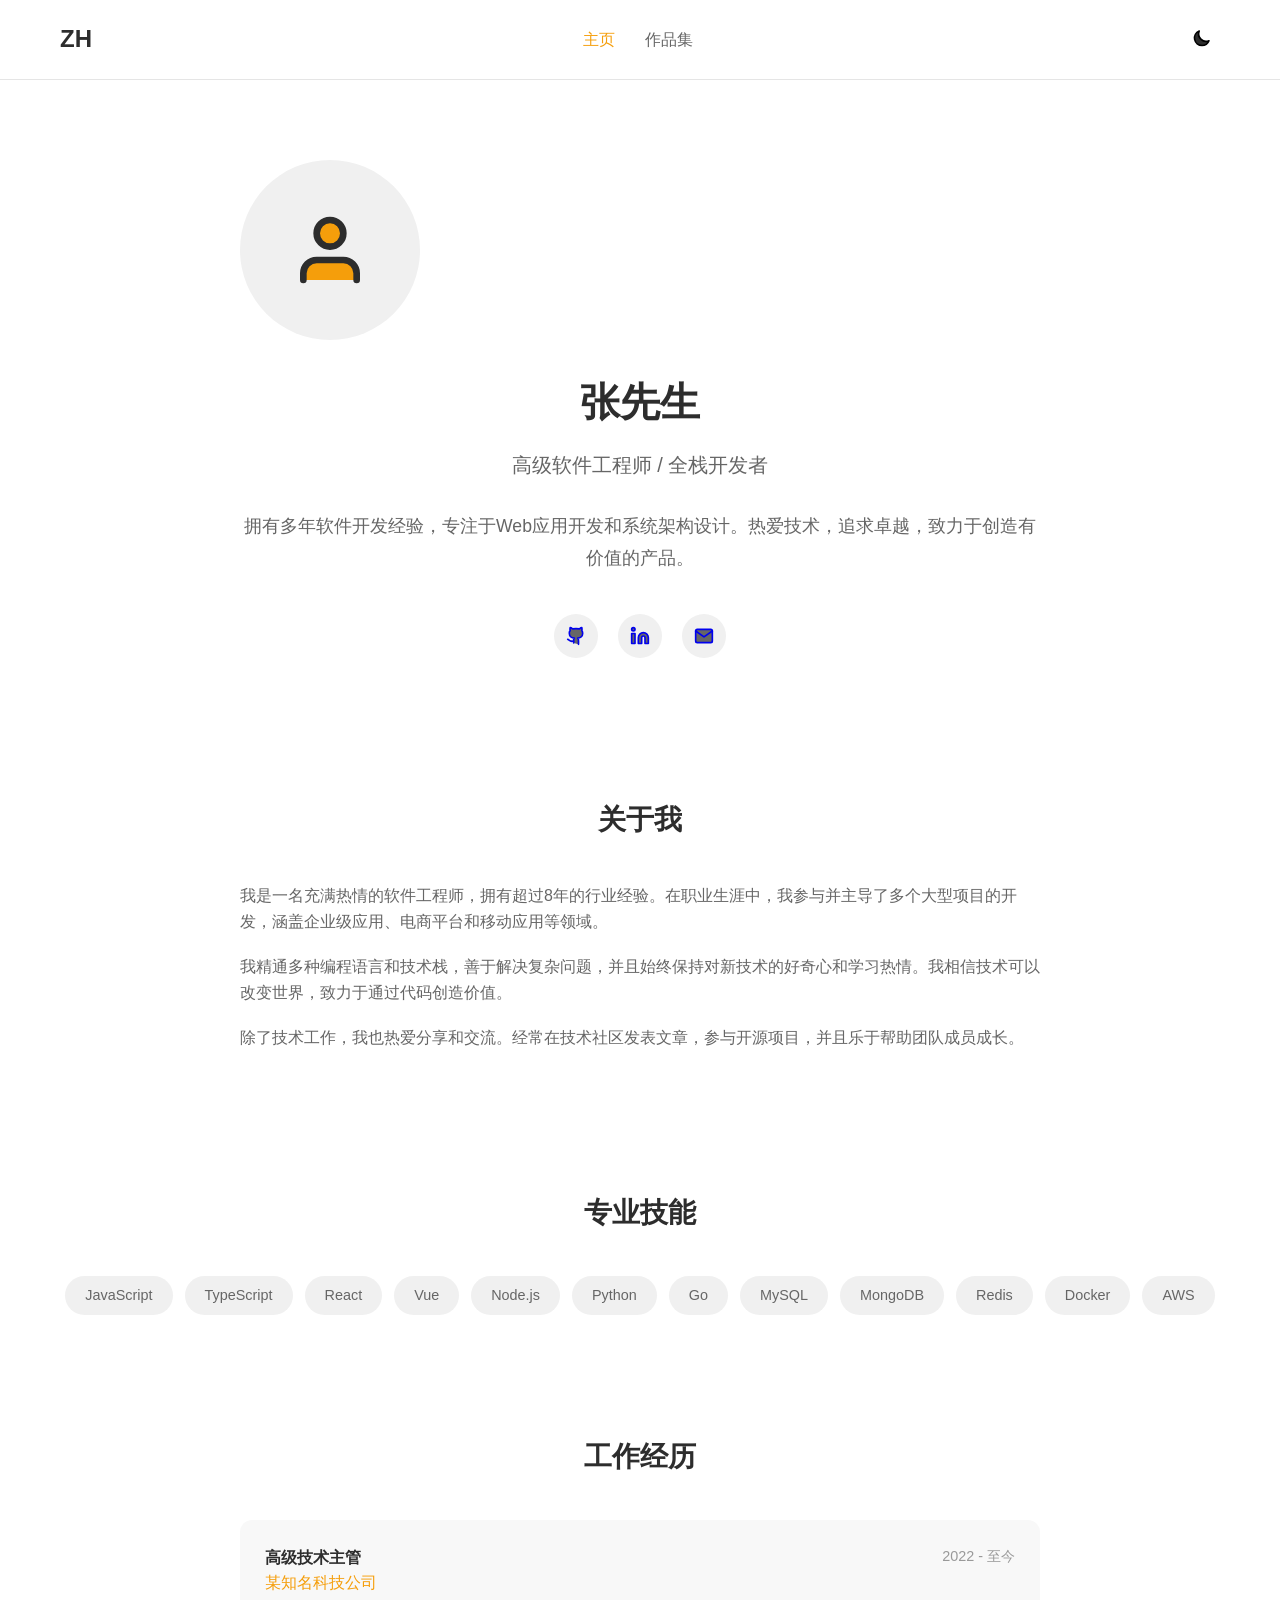
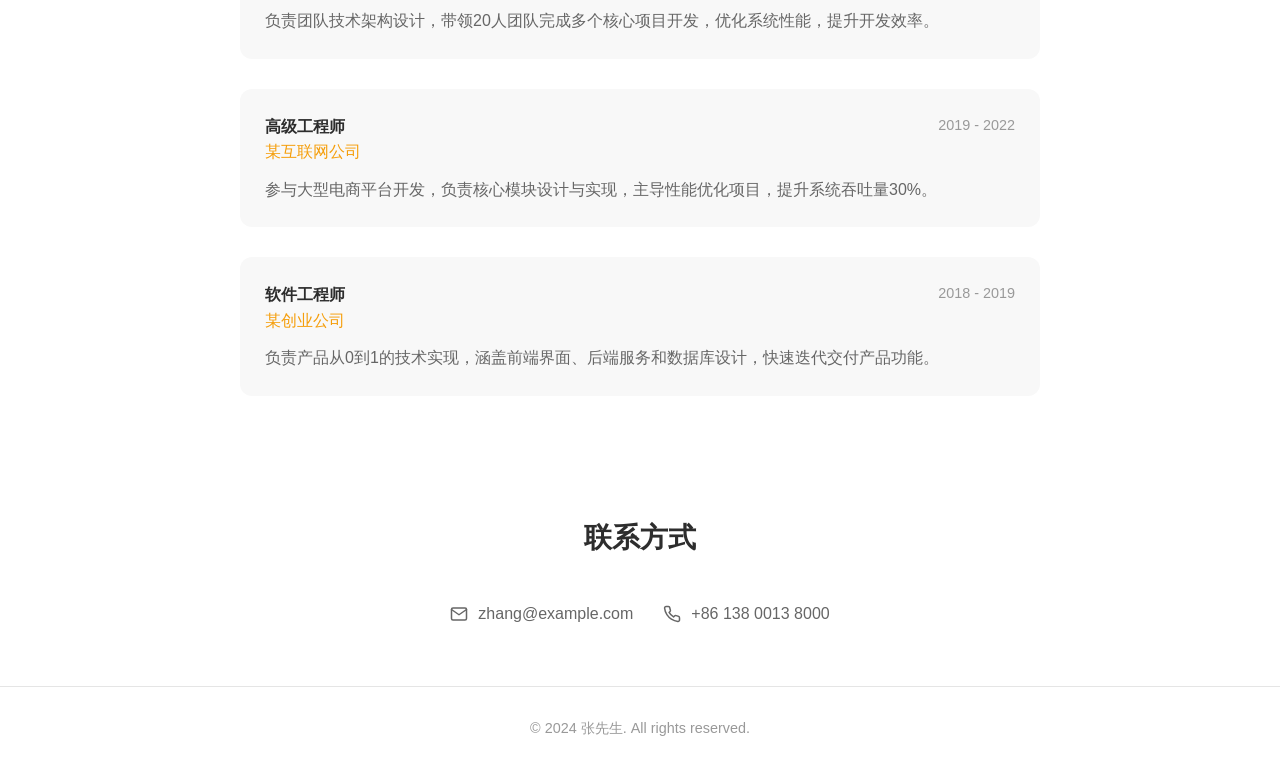
<file: index.html>
<!DOCTYPE html>
<html lang="zh-CN">
<head>
  <meta charset="UTF-8">
  <meta name="viewport" content="width=device-width, initial-scale=1.0">
  <title>个人主页</title>
  <link rel="stylesheet" href="assets/css/style.css">
</head>
<body>
  <header>
    <div class="container">
      <nav>
        <a href="index.html" class="logo">ZH</a>
        <ul class="nav-links">
          <li><a href="index.html" class="active">主页</a></li>
          <li><a href="portfolio.html">作品集</a></li>
        </ul>
        <button class="theme-toggle" aria-label="切换主题">
          <svg xmlns="http://www.w3.org/2000/svg" viewBox="0 0 24 24" fill="none" stroke="currentColor" stroke-width="2" stroke-linecap="round" stroke-linejoin="round">
            <path d="M20.354 15.354A9 9 0 018.646 3.646 9.003 9.003 0 0012 21a9.003 9.003 0 008.354-5.646z"/>
          </svg>
        </button>
      </nav>
    </div>
  </header>

  <main>
    <section class="hero">
      <div class="container">
        <div class="hero-content">
          <div class="avatar">
            <svg xmlns="http://www.w3.org/2000/svg" viewBox="0 0 24 24" fill="none" stroke="currentColor" stroke-width="2" stroke-linecap="round" stroke-linejoin="round">
              <path d="M20 21v-2a4 4 0 0 0-4-4H8a4 4 0 0 0-4 4v2"/>
              <circle cx="12" cy="7" r="4"/>
            </svg>
          </div>
          <h1>张先生</h1>
          <p class="hero-title">高级软件工程师 / 全栈开发者</p>
          <p class="hero-description">
            拥有多年软件开发经验，专注于Web应用开发和系统架构设计。热爱技术，追求卓越，致力于创造有价值的产品。
          </p>
          <div class="social-links">
            <a href="#" aria-label="GitHub">
              <svg xmlns="http://www.w3.org/2000/svg" viewBox="0 0 24 24" fill="none" stroke="currentColor" stroke-width="2" stroke-linecap="round" stroke-linejoin="round">
                <path d="M15 22v-4a4.8 4.8 0 0 0-1-3.5c3 0 6-2 6-5.5.08-1.25-.27-2.48-1-3.5.28-1.15.28-2.35 0-3.5 0 0-1 0-3 1.5-2.64-.5-5.36-.5-8 0C6 2 5 2 5 2c-.3 1.15-.3 2.35 0 3.5-1 1.02-1.28 2.25-1 3.5 0 3.5 3 5.5 6 5.5-.39.49-.65 1.09-.8 1.79v4"/>
                <path d="M9 18c-4.51 2-5-2-7-2"/>
              </svg>
            </a>
            <a href="#" aria-label="LinkedIn">
              <svg xmlns="http://www.w3.org/2000/svg" viewBox="0 0 24 24" fill="none" stroke="currentColor" stroke-width="2" stroke-linecap="round" stroke-linejoin="round">
                <path d="M16 8a6 6 0 0 1 6 6v7h-4v-7a2 2 0 0 0-2-2 2 2 0 0 0-2 2v7h-4v-7a6 6 0 0 1 6-6z"/>
                <rect x="2" y="9" width="4" height="12"/>
                <circle cx="4" cy="4" r="2"/>
              </svg>
            </a>
            <a href="#" aria-label="Email">
              <svg xmlns="http://www.w3.org/2000/svg" viewBox="0 0 24 24" fill="none" stroke="currentColor" stroke-width="2" stroke-linecap="round" stroke-linejoin="round">
                <path d="M4 4h16c1.1 0 2 .9 2 2v12c0 1.1-.9 2-2 2H4c-1.1 0-2-.9-2-2V6c0-1.1.9-2 2-2z"/>
                <polyline points="22,6 12,13 2,6"/>
              </svg>
            </a>
          </div>
        </div>
      </div>
    </section>

    <section class="section about-section">
      <div class="container">
        <h2 class="section-title">关于我</h2>
        <div class="about-content">
          <p>
            我是一名充满热情的软件工程师，拥有超过8年的行业经验。在职业生涯中，我参与并主导了多个大型项目的开发，涵盖企业级应用、电商平台和移动应用等领域。
          </p>
          <p>
            我精通多种编程语言和技术栈，善于解决复杂问题，并且始终保持对新技术的好奇心和学习热情。我相信技术可以改变世界，致力于通过代码创造价值。
          </p>
          <p>
            除了技术工作，我也热爱分享和交流。经常在技术社区发表文章，参与开源项目，并且乐于帮助团队成员成长。
          </p>
        </div>
      </div>
    </section>

    <section class="section skills-section">
      <div class="container">
        <h2 class="section-title">专业技能</h2>
        <div class="skills">
          <span class="skill-tag">JavaScript</span>
          <span class="skill-tag">TypeScript</span>
          <span class="skill-tag">React</span>
          <span class="skill-tag">Vue</span>
          <span class="skill-tag">Node.js</span>
          <span class="skill-tag">Python</span>
          <span class="skill-tag">Go</span>
          <span class="skill-tag">MySQL</span>
          <span class="skill-tag">MongoDB</span>
          <span class="skill-tag">Redis</span>
          <span class="skill-tag">Docker</span>
          <span class="skill-tag">AWS</span>
        </div>
      </div>
    </section>

    <section class="section experience-section">
      <div class="container">
        <h2 class="section-title">工作经历</h2>
        <div class="experience-item">
          <div class="experience-header">
            <div>
              <div class="experience-title">高级技术主管</div>
              <div class="experience-company">某知名科技公司</div>
            </div>
            <div class="experience-date">2022 - 至今</div>
          </div>
          <p class="experience-description">
            负责团队技术架构设计，带领20人团队完成多个核心项目开发，优化系统性能，提升开发效率。
          </p>
        </div>
        <div class="experience-item">
          <div class="experience-header">
            <div>
              <div class="experience-title">高级工程师</div>
              <div class="experience-company">某互联网公司</div>
            </div>
            <div class="experience-date">2019 - 2022</div>
          </div>
          <p class="experience-description">
            参与大型电商平台开发，负责核心模块设计与实现，主导性能优化项目，提升系统吞吐量30%。
          </p>
        </div>
        <div class="experience-item">
          <div class="experience-header">
            <div>
              <div class="experience-title">软件工程师</div>
              <div class="experience-company">某创业公司</div>
            </div>
            <div class="experience-date">2018 - 2019</div>
          </div>
          <p class="experience-description">
            负责产品从0到1的技术实现，涵盖前端界面、后端服务和数据库设计，快速迭代交付产品功能。
          </p>
        </div>
      </div>
    </section>

    <section class="section contact-section">
      <div class="container">
        <h2 class="section-title">联系方式</h2>
        <div class="contact-links">
          <a href="mailto:zhang@example.com" class="contact-item">
            <svg xmlns="http://www.w3.org/2000/svg" viewBox="0 0 24 24" fill="none" stroke="currentColor" stroke-width="2" stroke-linecap="round" stroke-linejoin="round">
              <path d="M4 4h16c1.1 0 2 .9 2 2v12c0 1.1-.9 2-2 2H4c-1.1 0-2-.9-2-2V6c0-1.1.9-2 2-2z"/>
              <polyline points="22,6 12,13 2,6"/>
            </svg>
            <span>zhang@example.com</span>
          </a>
          <a href="tel:+8613800138000" class="contact-item">
            <svg xmlns="http://www.w3.org/2000/svg" viewBox="0 0 24 24" fill="none" stroke="currentColor" stroke-width="2" stroke-linecap="round" stroke-linejoin="round">
              <path d="M22 16.92v3a2 2 0 0 1-2.18 2 19.79 19.79 0 0 1-8.63-3.07 19.5 19.5 0 0 1-6-6 19.79 19.79 0 0 1-3.07-8.67A2 2 0 0 1 4.11 2h3a2 2 0 0 1 2 1.72 12.84 12.84 0 0 0 .7 2.81 2 2 0 0 1-.45 2.11L8.09 9.91a16 16 0 0 0 6 6l1.27-1.27a2 2 0 0 1 2.11-.45 12.84 12.84 0 0 0 2.81.7A2 2 0 0 1 22 16.92z"/>
            </svg>
            <span>+86 138 0013 8000</span>
          </a>
        </div>
      </div>
    </section>
  </main>

  <footer>
    <div class="container">
      <p>&copy; 2024 张先生. All rights reserved.</p>
    </div>
  </footer>

  <script src="assets/js/theme.js"></script>
</body>
</html>
</file>
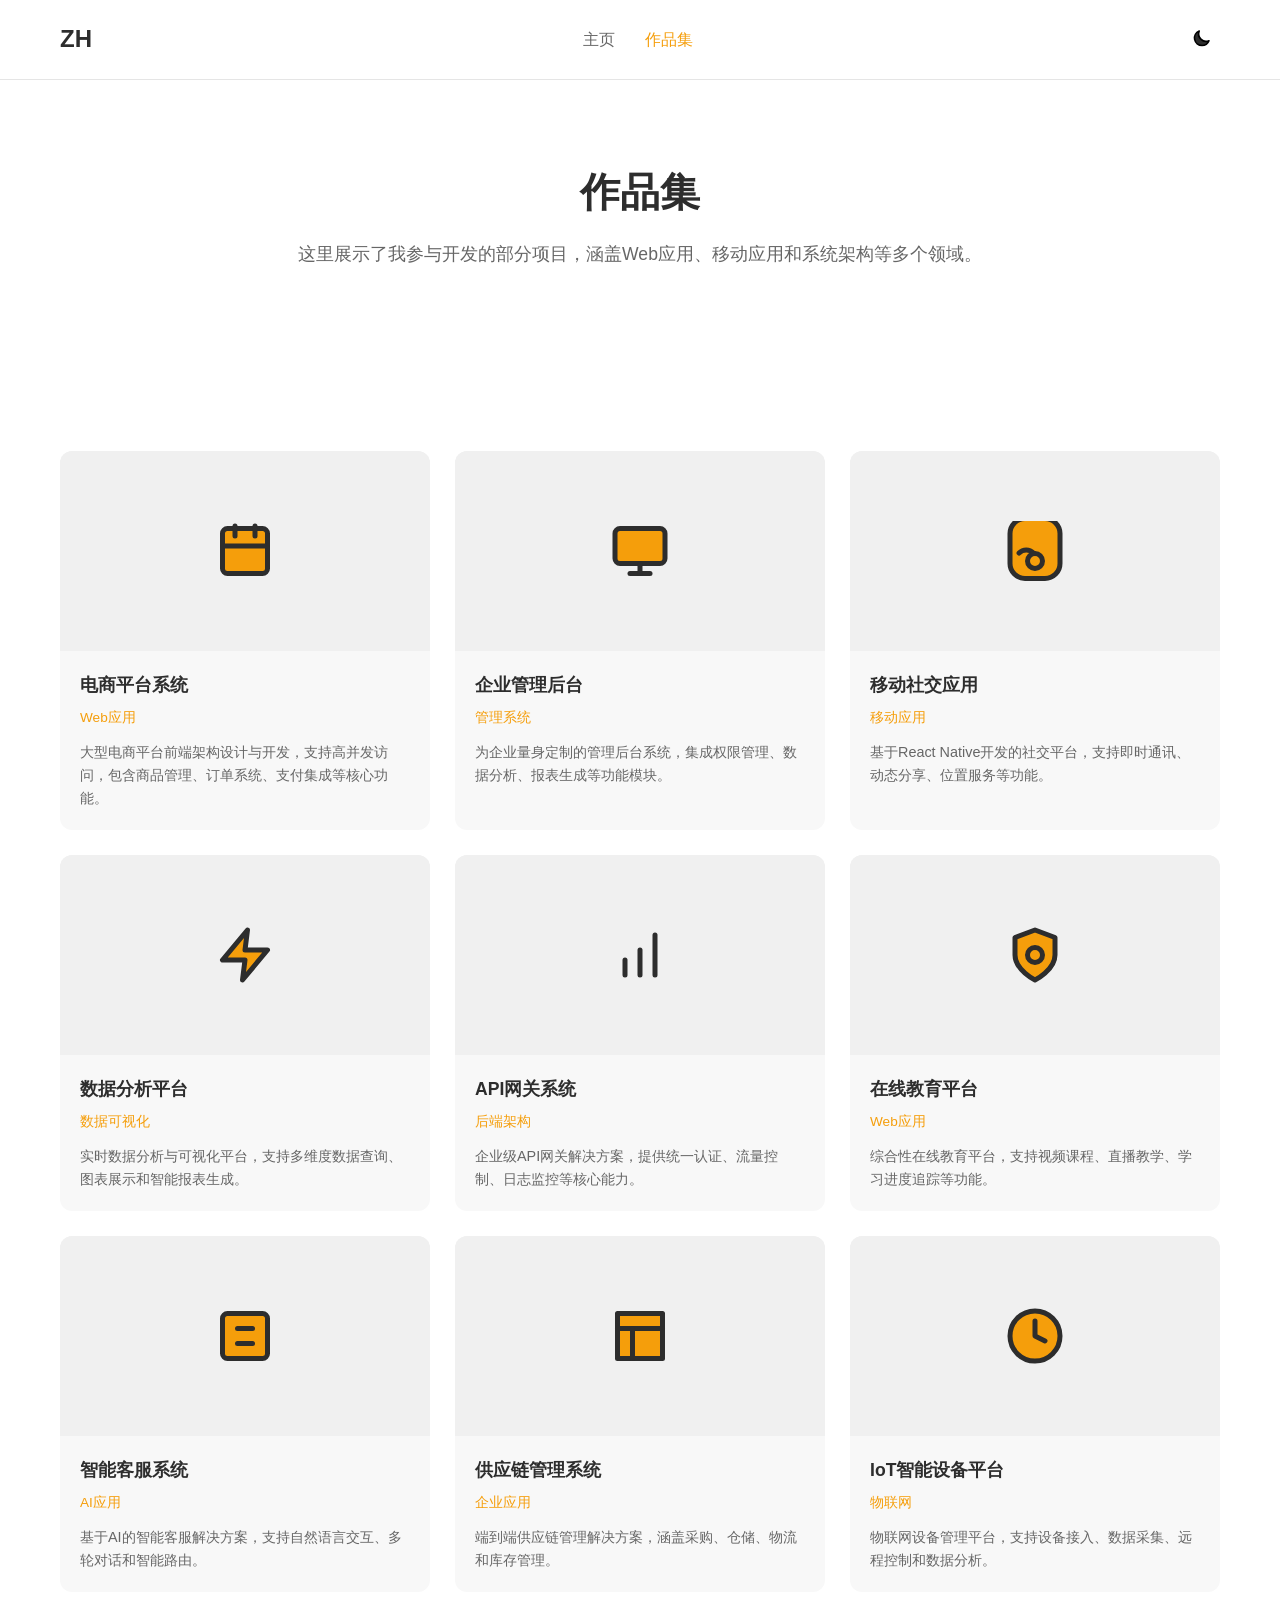
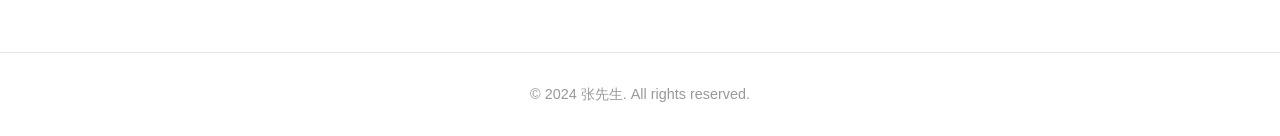
<file: portfolio.html>
<!DOCTYPE html>
<html lang="zh-CN">
<head>
  <meta charset="UTF-8">
  <meta name="viewport" content="width=device-width, initial-scale=1.0">
  <title>作品集</title>
  <link rel="stylesheet" href="assets/css/style.css">
</head>
<body>
  <header>
    <div class="container">
      <nav>
        <a href="index.html" class="logo">ZH</a>
        <ul class="nav-links">
          <li><a href="index.html">主页</a></li>
          <li><a href="portfolio.html" class="active">作品集</a></li>
        </ul>
        <button class="theme-toggle" aria-label="切换主题">
          <svg xmlns="http://www.w3.org/2000/svg" viewBox="0 0 24 24" fill="none" stroke="currentColor" stroke-width="2" stroke-linecap="round" stroke-linejoin="round">
            <path d="M20.354 15.354A9 9 0 018.646 3.646 9.003 9.003 0 0012 21a9.003 9.003 0 008.354-5.646z"/>
          </svg>
        </button>
      </nav>
    </div>
  </header>

  <main>
    <section class="hero">
      <div class="container">
        <div class="hero-content">
          <h1>作品集</h1>
          <p class="hero-description">
            这里展示了我参与开发的部分项目，涵盖Web应用、移动应用和系统架构等多个领域。
          </p>
        </div>
      </div>
    </section>

    <section class="section portfolio-section">
      <div class="container">
        <div class="portfolio-grid">
          <article class="project-card">
            <div class="project-image">
              <svg xmlns="http://www.w3.org/2000/svg" viewBox="0 0 24 24" fill="none" stroke="currentColor" stroke-width="2" stroke-linecap="round" stroke-linejoin="round">
                <rect x="3" y="3" width="18" height="18" rx="2" ry="2"/>
                <line x1="16" y1="2" x2="16" y2="6"/>
                <line x1="8" y1="2" x2="8" y2="6"/>
                <line x1="3" y1="10" x2="21" y2="10"/>
              </svg>
            </div>
            <div class="project-info">
              <h3 class="project-title">电商平台系统</h3>
              <div class="project-category">Web应用</div>
              <p class="project-description">
                大型电商平台前端架构设计与开发，支持高并发访问，包含商品管理、订单系统、支付集成等核心功能。
              </p>
            </div>
          </article>

          <article class="project-card">
            <div class="project-image">
              <svg xmlns="http://www.w3.org/2000/svg" viewBox="0 0 24 24" fill="none" stroke="currentColor" stroke-width="2" stroke-linecap="round" stroke-linejoin="round">
                <rect x="2" y="3" width="20" height="14" rx="2"/>
                <path d="M8 21h8"/>
                <path d="M12 17v4"/>
              </svg>
            </div>
            <div class="project-info">
              <h3 class="project-title">企业管理后台</h3>
              <div class="project-category">管理系统</div>
              <p class="project-description">
                为企业量身定制的管理后台系统，集成权限管理、数据分析、报表生成等功能模块。
              </p>
            </div>
          </article>

          <article class="project-card">
            <div class="project-image">
              <svg xmlns="http://www.w3.org/2000/svg" viewBox="0 0 24 24" fill="none" stroke="currentColor" stroke-width="2" stroke-linecap="round" stroke-linejoin="round">
                <path d="M22 17a6 6 0 0 1-6 6H8a6 6 0 0 1-6-6V5a6 6 0 0 1 6-6h8a6 6 0 0 1 6 6v12z"/>
                <path d="M11.38 12.82a4 4 0 0 0-5.76 0"/>
                <circle cx="12" cy="16" r="3"/>
              </svg>
            </div>
            <div class="project-info">
              <h3 class="project-title">移动社交应用</h3>
              <div class="project-category">移动应用</div>
              <p class="project-description">
                基于React Native开发的社交平台，支持即时通讯、动态分享、位置服务等功能。
              </p>
            </div>
          </article>

          <article class="project-card">
            <div class="project-image">
              <svg xmlns="http://www.w3.org/2000/svg" viewBox="0 0 24 24" fill="none" stroke="currentColor" stroke-width="2" stroke-linecap="round" stroke-linejoin="round">
                <path d="M13 2L3 14h9l-1 8 10-12h-9l1-8z"/>
              </svg>
            </div>
            <div class="project-info">
              <h3 class="project-title">数据分析平台</h3>
              <div class="project-category">数据可视化</div>
              <p class="project-description">
                实时数据分析与可视化平台，支持多维度数据查询、图表展示和智能报表生成。
              </p>
            </div>
          </article>

          <article class="project-card">
            <div class="project-image">
              <svg xmlns="http://www.w3.org/2000/svg" viewBox="0 0 24 24" fill="none" stroke="currentColor" stroke-width="2" stroke-linecap="round" stroke-linejoin="round">
                <path d="M12 20V10"/>
                <path d="M18 20V4"/>
                <path d="M6 20v-6"/>
              </svg>
            </div>
            <div class="project-info">
              <h3 class="project-title">API网关系统</h3>
              <div class="project-category">后端架构</div>
              <p class="project-description">
                企业级API网关解决方案，提供统一认证、流量控制、日志监控等核心能力。
              </p>
            </div>
          </article>

          <article class="project-card">
            <div class="project-image">
              <svg xmlns="http://www.w3.org/2000/svg" viewBox="0 0 24 24" fill="none" stroke="currentColor" stroke-width="2" stroke-linecap="round" stroke-linejoin="round">
                <path d="M12 22s8-4 8-10V5l-8-3-8 3v7c0 6 8 10 8 10z"/>
                <circle cx="12" cy="12" r="3"/>
              </svg>
            </div>
            <div class="project-info">
              <h3 class="project-title">在线教育平台</h3>
              <div class="project-category">Web应用</div>
              <p class="project-description">
                综合性在线教育平台，支持视频课程、直播教学、学习进度追踪等功能。
              </p>
            </div>
          </article>

          <article class="project-card">
            <div class="project-image">
              <svg xmlns="http://www.w3.org/2000/svg" viewBox="0 0 24 24" fill="none" stroke="currentColor" stroke-width="2" stroke-linecap="round" stroke-linejoin="round">
                <rect x="3" y="3" width="18" height="18" rx="2" ry="2"/>
                <line x1="9" y1="9" x2="15" y2="9"/>
                <line x1="9" y1="15" x2="15" y2="15"/>
              </svg>
            </div>
            <div class="project-info">
              <h3 class="project-title">智能客服系统</h3>
              <div class="project-category">AI应用</div>
              <p class="project-description">
                基于AI的智能客服解决方案，支持自然语言交互、多轮对话和智能路由。
              </p>
            </div>
          </article>

          <article class="project-card">
            <div class="project-image">
              <svg xmlns="http://www.w3.org/2000/svg" viewBox="0 0 24 24" fill="none" stroke="currentColor" stroke-width="2" stroke-linecap="round" stroke-linejoin="round">
                <path d="M3 3h18v18H3z"/>
                <path d="M3 9h18"/>
                <path d="M9 21V9"/>
              </svg>
            </div>
            <div class="project-info">
              <h3 class="project-title">供应链管理系统</h3>
              <div class="project-category">企业应用</div>
              <p class="project-description">
                端到端供应链管理解决方案，涵盖采购、仓储、物流和库存管理。
              </p>
            </div>
          </article>

          <article class="project-card">
            <div class="project-image">
              <svg xmlns="http://www.w3.org/2000/svg" viewBox="0 0 24 24" fill="none" stroke="currentColor" stroke-width="2" stroke-linecap="round" stroke-linejoin="round">
                <circle cx="12" cy="12" r="10"/>
                <polyline points="12,6 12,12 16,14"/>
              </svg>
            </div>
            <div class="project-info">
              <h3 class="project-title">IoT智能设备平台</h3>
              <div class="project-category">物联网</div>
              <p class="project-description">
                物联网设备管理平台，支持设备接入、数据采集、远程控制和数据分析。
              </p>
            </div>
          </article>
        </div>
      </div>
    </section>
  </main>

  <footer>
    <div class="container">
      <p>&copy; 2024 张先生. All rights reserved.</p>
    </div>
  </footer>

  <script src="assets/js/theme.js"></script>
</body>
</html>
</file>
<file: assets/css/style.css>
:root {
  --bg-primary: #ffffff;
  --bg-secondary: #f8f8f8;
  --bg-tertiary: #f0f0f0;
  --text-primary: #2d2d2d;
  --text-secondary: #666666;
  --text-muted: #999999;
  --accent: #f59e0b;
  --accent-hover: #d97706;
  --border: #e5e5e5;
  --shadow: rgba(0, 0, 0, 0.05);
  --shadow-hover: rgba(0, 0, 0, 0.1);
}

[data-theme="dark"] {
  --bg-primary: #1a1a1a;
  --bg-secondary: #242424;
  --bg-tertiary: #2d2d2d;
  --text-primary: #f0f0f0;
  --text-secondary: #a0a0a0;
  --text-muted: #666666;
  --accent: #f59e0b;
  --accent-hover: #d97706;
  --border: #3d3d3d;
  --shadow: rgba(0, 0, 0, 0.3);
  --shadow-hover: rgba(0, 0, 0, 0.4);
}

* {
  margin: 0;
  padding: 0;
  box-sizing: border-box;
}

html {
  scroll-behavior: smooth;
}

body {
  font-family: -apple-system, BlinkMacSystemFont, 'Segoe UI', Roboto, 'Helvetica Neue', Arial, sans-serif;
  background-color: var(--bg-primary);
  color: var(--text-primary);
  line-height: 1.6;
  transition: background-color 0.3s ease, color 0.3s ease;
}

.container {
  max-width: 1200px;
  margin: 0 auto;
  padding: 0 20px;
}

header {
  padding: 20px 0;
  border-bottom: 1px solid var(--border);
}

nav {
  display: flex;
  justify-content: space-between;
  align-items: center;
}

.logo {
  font-size: 1.5rem;
  font-weight: 700;
  color: var(--text-primary);
  text-decoration: none;
}

.nav-links {
  display: flex;
  gap: 30px;
  list-style: none;
}

.nav-links a {
  text-decoration: none;
  color: var(--text-secondary);
  font-weight: 500;
  transition: color 0.3s ease;
}

.nav-links a:hover,
.nav-links a.active {
  color: var(--accent);
}

.theme-toggle {
  background: none;
  border: none;
  cursor: pointer;
  padding: 8px;
  border-radius: 50%;
  transition: background-color 0.3s ease;
}

.theme-toggle:hover {
  background-color: var(--bg-tertiary);
}

.theme-toggle svg {
  width: 20px;
  height: 20px;
  fill: var(--text-primary);
}

.hero {
  padding: 80px 0;
  text-align: center;
}

.hero-content {
  max-width: 800px;
  margin: 0 auto;
}

.avatar {
  width: 180px;
  height: 180px;
  border-radius: 50%;
  margin-bottom: 30px;
  background-color: var(--bg-tertiary);
  display: flex;
  align-items: center;
  justify-content: center;
}

.avatar svg {
  width: 80px;
  height: 80px;
  fill: var(--accent);
}

.hero h1 {
  font-size: 2.5rem;
  margin-bottom: 15px;
  font-weight: 700;
}

.hero-title {
  font-size: 1.25rem;
  color: var(--text-secondary);
  margin-bottom: 30px;
}

.hero-description {
  font-size: 1.1rem;
  color: var(--text-secondary);
  line-height: 1.8;
  margin-bottom: 40px;
}

.social-links {
  display: flex;
  justify-content: center;
  gap: 20px;
}

.social-links a {
  width: 44px;
  height: 44px;
  border-radius: 50%;
  background-color: var(--bg-tertiary);
  display: flex;
  align-items: center;
  justify-content: center;
  text-decoration: none;
  transition: all 0.3s ease;
}

.social-links a:hover {
  background-color: var(--accent);
}

.social-links svg {
  width: 20px;
  height: 20px;
  fill: var(--text-secondary);
}

.social-links a:hover svg {
  fill: #ffffff;
}

.section {
  padding: 60px 0;
}

.section-title {
  font-size: 1.75rem;
  font-weight: 600;
  margin-bottom: 40px;
  text-align: center;
}

.about-content {
  max-width: 800px;
  margin: 0 auto;
}

.about-content p {
  margin-bottom: 20px;
  color: var(--text-secondary);
}

.skills {
  display: flex;
  flex-wrap: wrap;
  gap: 12px;
  justify-content: center;
  margin-top: 30px;
}

.skill-tag {
  padding: 8px 20px;
  background-color: var(--bg-tertiary);
  border-radius: 20px;
  font-size: 0.9rem;
  color: var(--text-secondary);
  transition: all 0.3s ease;
}

.skill-tag:hover {
  background-color: var(--accent);
  color: #ffffff;
}

.experience-item {
  max-width: 800px;
  margin: 0 auto 30px;
  padding: 25px;
  background-color: var(--bg-secondary);
  border-radius: 12px;
}

.experience-item:last-child {
  margin-bottom: 0;
}

.experience-header {
  display: flex;
  justify-content: space-between;
  align-items: flex-start;
  margin-bottom: 12px;
}

.experience-title {
  font-weight: 600;
  color: var(--text-primary);
}

.experience-company {
  color: var(--accent);
  font-weight: 500;
}

.experience-date {
  color: var(--text-muted);
  font-size: 0.9rem;
}

.experience-description {
  color: var(--text-secondary);
}

.contact-section {
  text-align: center;
}

.contact-links {
  display: flex;
  justify-content: center;
  gap: 30px;
  margin-top: 30px;
}

.contact-item {
  display: flex;
  align-items: center;
  gap: 10px;
  color: var(--text-secondary);
  text-decoration: none;
  transition: color 0.3s ease;
}

.contact-item:hover {
  color: var(--accent);
}

.contact-item svg {
  width: 18px;
  height: 18px;
}

footer {
  padding: 30px 0;
  text-align: center;
  border-top: 1px solid var(--border);
  color: var(--text-muted);
  font-size: 0.9rem;
}

.portfolio-grid {
  display: grid;
  grid-template-columns: repeat(auto-fill, minmax(320px, 1fr));
  gap: 25px;
}

.project-card {
  background-color: var(--bg-secondary);
  border-radius: 12px;
  overflow: hidden;
  transition: transform 0.3s ease, box-shadow 0.3s ease;
}

.project-card:hover {
  transform: translateY(-5px);
  box-shadow: 0 10px 30px var(--shadow-hover);
}

.project-image {
  height: 200px;
  background-color: var(--bg-tertiary);
  display: flex;
  align-items: center;
  justify-content: center;
}

.project-image svg {
  width: 60px;
  height: 60px;
  fill: var(--accent);
}

.project-info {
  padding: 20px;
}

.project-title {
  font-size: 1.1rem;
  font-weight: 600;
  margin-bottom: 8px;
  color: var(--text-primary);
}

.project-category {
  font-size: 0.85rem;
  color: var(--accent);
  margin-bottom: 12px;
}

.project-description {
  font-size: 0.9rem;
  color: var(--text-secondary);
  line-height: 1.6;
}

@media (max-width: 768px) {
  .nav-links {
    gap: 20px;
  }

  .hero {
    padding: 60px 0;
  }

  .hero h1 {
    font-size: 2rem;
  }

  .experience-header {
    flex-direction: column;
    gap: 5px;
  }

  .contact-links {
    flex-direction: column;
    gap: 15px;
  }
}
</file>
